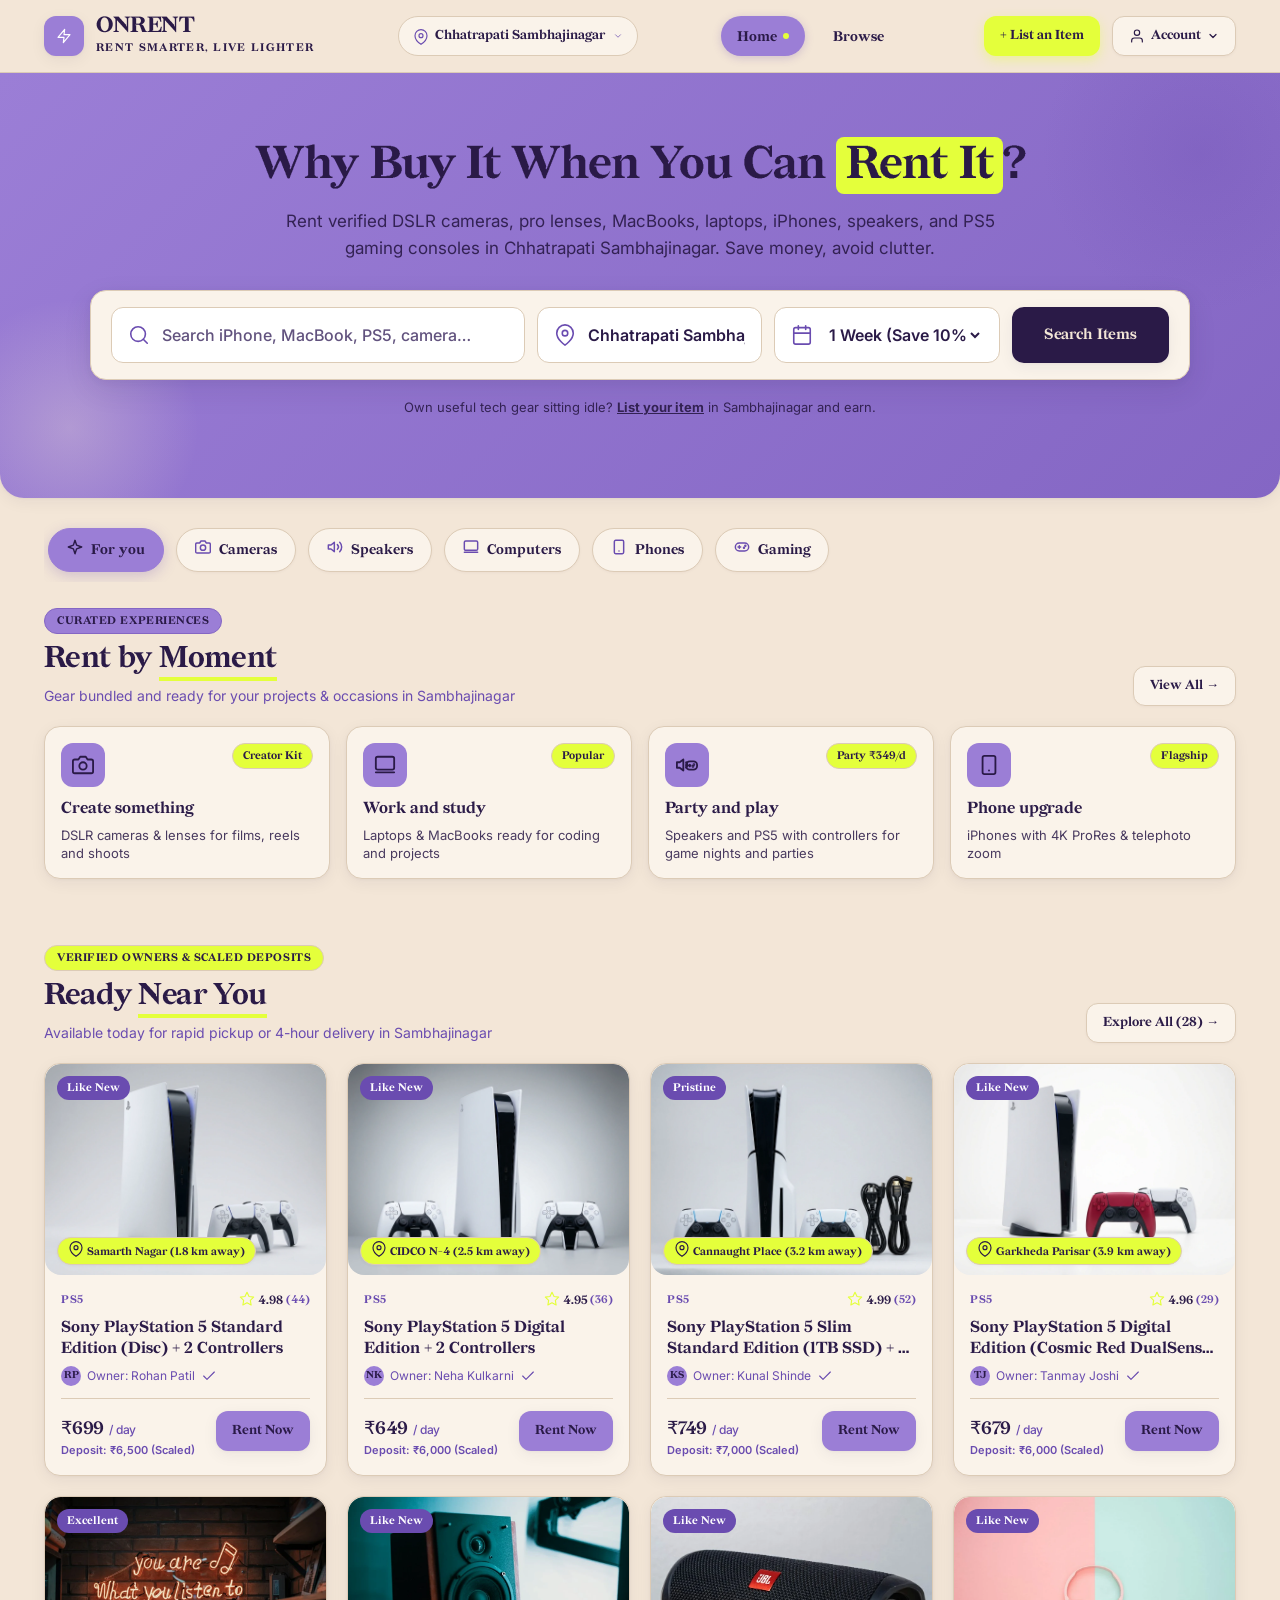
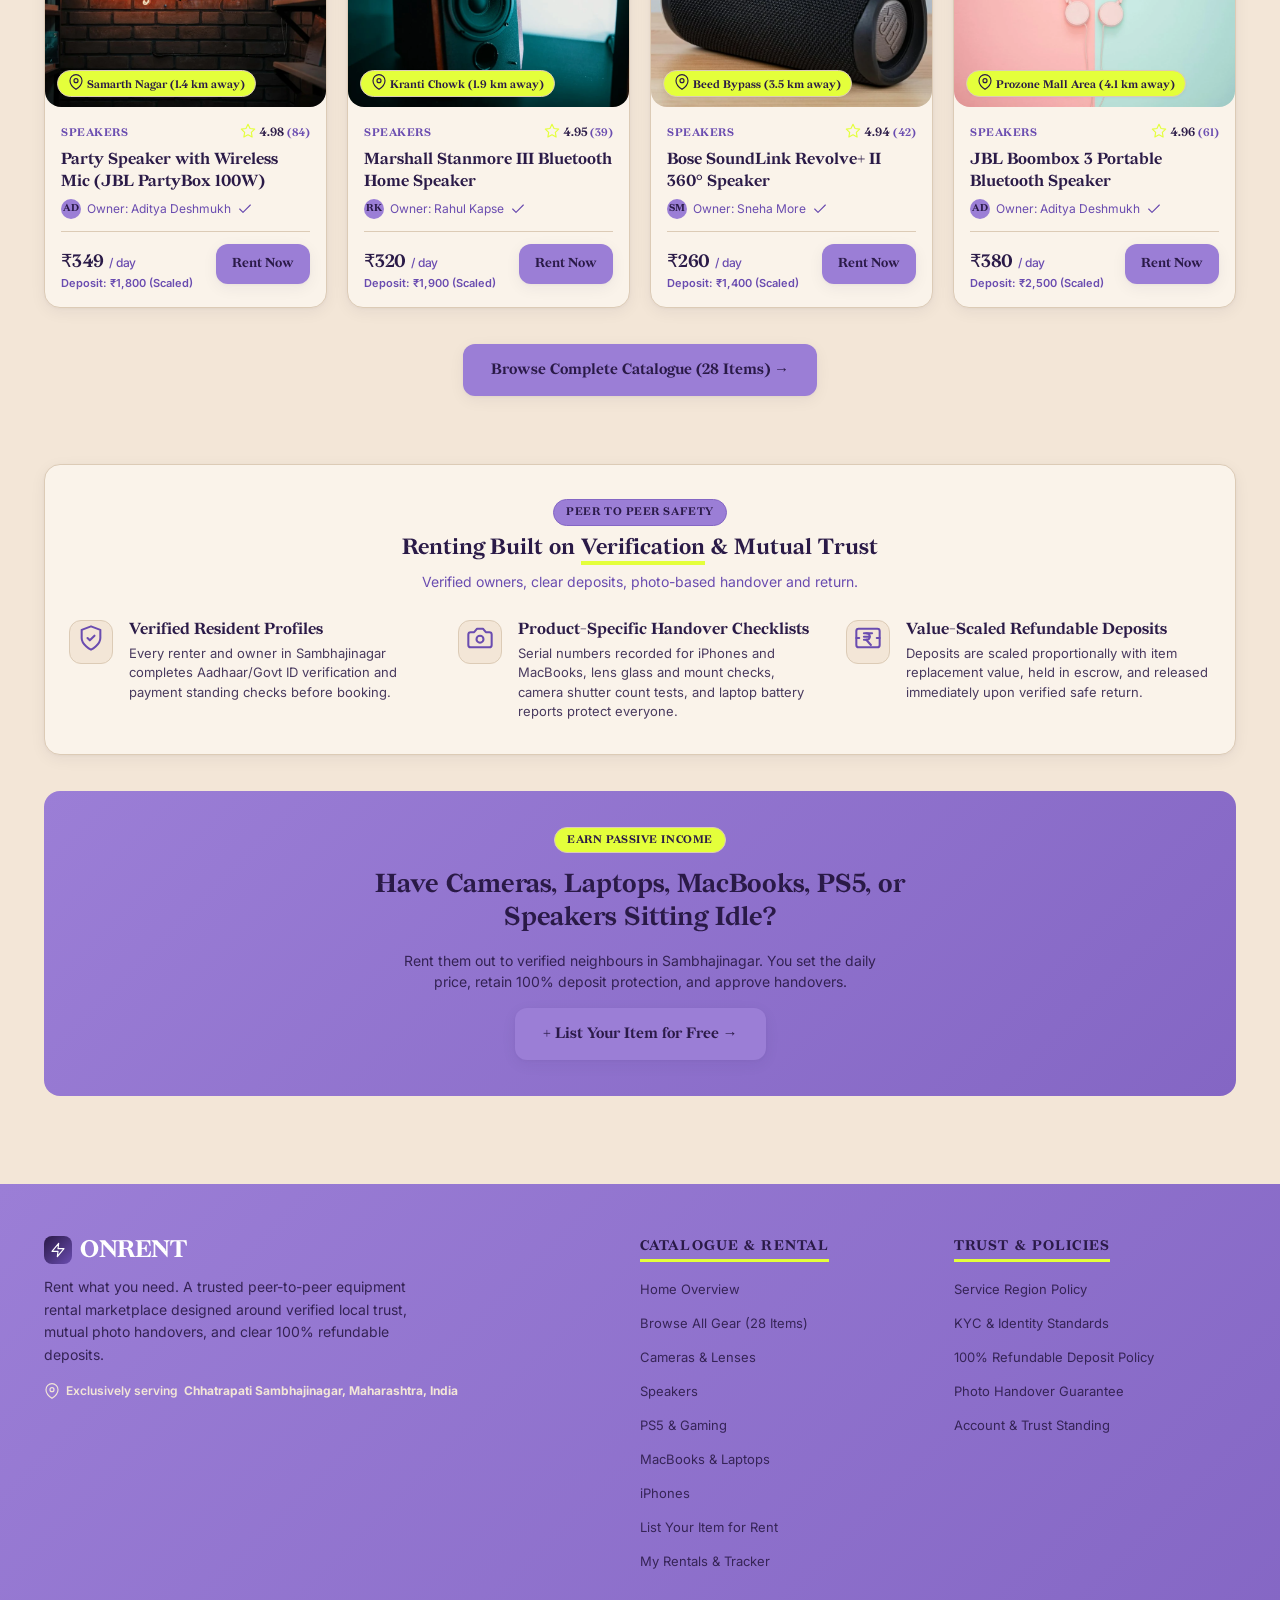
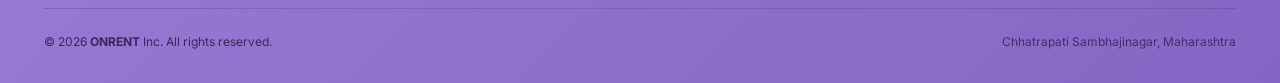
<file: index.html>
<!DOCTYPE html>
<html lang="en">

<head>
  <meta charset="UTF-8" />
  <meta name="viewport" content="width=device-width, initial-scale=1.0" />
  <title>ONRENT — Rent What You Need in Chhatrapati Sambhajinagar</title>
  <meta name="description"
    content="ONRENT is the trusted local tech and creator gear rental marketplace in Chhatrapati Sambhajinagar. Rent DSLR cameras, DSLR lenses, MacBooks, laptops, iPhones, speakers, and PS5 gaming consoles with verified photo handovers." />
  <meta name="keywords"
    content="ONRENT, rental marketplace, Sambhajinagar, rent DSLR camera, rent DSLR lens, rent MacBook, rent laptop, rent iPhone, rent speaker, rent PS5" />

  <!-- Favicon SVG -->
  <link rel="icon"
    href="data:image/svg+xml,<svg xmlns='http://www.w3.org/2000/svg' viewBox='0 0 100 100'><rect width='100' height='100' rx='28' fill='%23360568'/><polygon points='54,12 24,52 48,52 44,88 78,44 52,44 56,12' fill='%23ddf75b'/></svg>"
    type="image/svg+xml" />

  <!-- Google Fonts: Inter -->
  <link rel="preconnect" href="https://fonts.googleapis.com">
  <link rel="preconnect" href="https://fonts.gstatic.com" crossorigin>
  <link href="https://fonts.googleapis.com/css2?family=Inter:wght@400;500;600;700;800;900&display=swap"
    rel="stylesheet">

  <!-- Core Design System Stylesheet -->
  <link rel="stylesheet" href="styles.css" />
</head>

<body>

  <!-- ======================================================================
       SVG SPRITE DEFINITIONS (Shared site-wide 24px icon system)
       ====================================================================== -->
  <svg xmlns="http://www.w3.org/2000/svg" style="display: none;" aria-hidden="true">
    <symbol id="icon-search" viewBox="0 0 24 24" fill="none" stroke="currentColor" stroke-width="1.75" stroke-linecap="round" stroke-linejoin="round">
      <circle cx="11" cy="11" r="8"></circle>
      <line x1="21" y1="21" x2="16.65" y2="16.65"></line>
    </symbol>
    <symbol id="icon-map-pin" viewBox="0 0 24 24" fill="none" stroke="currentColor" stroke-width="1.75" stroke-linecap="round" stroke-linejoin="round">
      <path d="M21 10c0 7-9 13-9 13s-9-6-9-13a9 9 0 0 1 18 0z"></path>
      <circle cx="12" cy="10" r="3"></circle>
    </symbol>
    <symbol id="icon-calendar" viewBox="0 0 24 24" fill="none" stroke="currentColor" stroke-width="1.75" stroke-linecap="round" stroke-linejoin="round">
      <rect x="3" y="4" width="18" height="18" rx="2" ry="2"></rect>
      <line x1="16" y1="2" x2="16" y2="6"></line>
      <line x1="8" y1="2" x2="8" y2="6"></line>
      <line x1="3" y1="10" x2="21" y2="10"></line>
    </symbol>
    <symbol id="icon-camera" viewBox="0 0 24 24" fill="none" stroke="currentColor" stroke-width="1.75" stroke-linecap="round" stroke-linejoin="round">
      <path d="M23 19a2 2 0 0 1-2 2H3a2 2 0 0 1-2-2V8a2 2 0 0 1 2-2h4l2-3h6l2 3h4a2 2 0 0 1 2 2z"></path>
      <circle cx="12" cy="13" r="4"></circle>
    </symbol>
    <symbol id="icon-lens" viewBox="0 0 24 24" fill="none" stroke="currentColor" stroke-width="1.75" stroke-linecap="round" stroke-linejoin="round">
      <circle cx="12" cy="12" r="9"></circle>
      <circle cx="12" cy="12" r="5"></circle>
      <circle cx="12" cy="12" r="2"></circle>
    </symbol>
    <symbol id="icon-speaker" viewBox="0 0 24 24" fill="none" stroke="currentColor" stroke-width="1.75" stroke-linecap="round" stroke-linejoin="round">
      <rect x="4" y="2" width="16" height="20" rx="2"></rect>
      <circle cx="12" cy="14" r="4"></circle>
      <circle cx="12" cy="6" r="1.5"></circle>
    </symbol>
    <symbol id="icon-laptop" viewBox="0 0 24 24" fill="none" stroke="currentColor" stroke-width="1.75" stroke-linecap="round" stroke-linejoin="round">
      <rect x="4" y="5" width="16" height="11" rx="1"></rect>
      <line x1="2" y1="20" x2="22" y2="20"></line>
    </symbol>
    <symbol id="icon-smartphone" viewBox="0 0 24 24" fill="none" stroke="currentColor" stroke-width="1.75" stroke-linecap="round" stroke-linejoin="round">
      <rect x="6" y="2" width="12" height="20" rx="2"></rect>
      <line x1="11" y1="18" x2="13" y2="18"></line>
    </symbol>
    <symbol id="icon-gamepad" viewBox="0 0 24 24" fill="none" stroke="currentColor" stroke-width="1.75" stroke-linecap="round" stroke-linejoin="round">
      <rect x="2" y="6" width="20" height="12" rx="6"></rect>
      <line x1="6" y1="12" x2="10" y2="12"></line>
      <line x1="8" y1="10" x2="8" y2="14"></line>
      <circle cx="15" cy="13" r="0.8" fill="currentColor"></circle>
      <circle cx="18" cy="11" r="0.8" fill="currentColor"></circle>
    </symbol>
    <symbol id="icon-sparkles" viewBox="0 0 24 24" fill="none" stroke="currentColor" stroke-width="1.75" stroke-linecap="round" stroke-linejoin="round">
      <path d="M12 2l2.4 5.6L20 10l-5.6 2.4L12 18l-2.4-5.6L4 10l5.6-2.4z"></path>
      <path d="M19 17l1 2 2 1-2 1-1 2-1-2-2-1 2-1z"></path>
    </symbol>
    <symbol id="icon-shield-check" viewBox="0 0 24 24" fill="none" stroke="currentColor" stroke-width="1.75" stroke-linecap="round" stroke-linejoin="round">
      <path d="M12 22s8-4 8-10V5l-8-3-8 3v7c0 6 8 10 8 10z"></path>
      <polyline points="9 12 11 14 15 10"></polyline>
    </symbol>
    <symbol id="icon-banknote-rupee" viewBox="0 0 24 24" fill="none" stroke="currentColor" stroke-width="1.75" stroke-linecap="round" stroke-linejoin="round">
      <rect x="2" y="5" width="20" height="14" rx="2"></rect>
      <line x1="2" y1="10" x2="22" y2="10"></line>
      <path d="M9 13h3.5a1.5 1.5 0 0 0 0-3H9m0 0h5m-2.5 3L9 16.5"></path>
    </symbol>
    <symbol id="icon-user" viewBox="0 0 24 24" fill="none" stroke="currentColor" stroke-width="1.75" stroke-linecap="round" stroke-linejoin="round">
      <path d="M20 21v-2a4 4 0 0 0-4-4H8a4 4 0 0 0-4 4v2"></path>
      <circle cx="12" cy="7" r="4"></circle>
    </symbol>
    <symbol id="icon-bolt" viewBox="0 0 24 24" fill="none" stroke="currentColor" stroke-width="1.75" stroke-linecap="round" stroke-linejoin="round">
      <polygon points="13 2 3 14 12 14 11 22 21 10 12 10 13 2"></polygon>
    </symbol>
    <symbol id="icon-clock" viewBox="0 0 24 24" fill="none" stroke="currentColor" stroke-width="1.75" stroke-linecap="round" stroke-linejoin="round">
      <circle cx="12" cy="12" r="10"></circle>
      <polyline points="12 6 12 12 16 14"></polyline>
    </symbol>
    <symbol id="icon-truck" viewBox="0 0 24 24" fill="none" stroke="currentColor" stroke-width="1.75" stroke-linecap="round" stroke-linejoin="round">
      <rect x="1" y="3" width="15" height="13"></rect>
      <polygon points="16 8 20 8 23 11 23 16 16 16 16 8"></polygon>
      <circle cx="5.5" cy="18.5" r="2.5"></circle>
      <circle cx="18.5" cy="18.5" r="2.5"></circle>
    </symbol>
    <symbol id="icon-check" viewBox="0 0 24 24" fill="none" stroke="currentColor" stroke-width="1.75" stroke-linecap="round" stroke-linejoin="round">
      <polyline points="20 6 9 17 4 12"></polyline>
    </symbol>
    <symbol id="icon-alert" viewBox="0 0 24 24" fill="none" stroke="currentColor" stroke-width="1.75" stroke-linecap="round" stroke-linejoin="round">
      <path d="M10.29 3.86L1.82 18a2 2 0 0 0 1.71 3h16.94a2 2 0 0 0 1.71-3L13.71 3.86a2 2 0 0 0-3.42 0z"></path>
      <line x1="12" y1="9" x2="12" y2="13"></line>
      <line x1="12" y1="17" x2="12.01" y2="17"></line>
    </symbol>
    <symbol id="icon-star" viewBox="0 0 24 24" fill="none" stroke="currentColor" stroke-width="1.75" stroke-linecap="round" stroke-linejoin="round">
      <polygon points="12 2 15.09 8.26 22 9.27 17 14.14 18.18 21.02 12 17.77 5.82 21.02 7 14.14 2 9.27 8.91 8.26 12 2"></polygon>
    </symbol>
    <symbol id="icon-info" viewBox="0 0 24 24" fill="none" stroke="currentColor" stroke-width="1.75" stroke-linecap="round" stroke-linejoin="round">
      <circle cx="12" cy="12" r="10"></circle>
      <line x1="12" y1="16" x2="12" y2="12"></line>
      <line x1="12" y1="8" x2="12.01" y2="8"></line>
    </symbol>
    <symbol id="icon-arrow-right" viewBox="0 0 24 24" fill="none" stroke="currentColor" stroke-width="1.75" stroke-linecap="round" stroke-linejoin="round">
      <line x1="5" y1="12" x2="19" y2="12"></line>
      <polyline points="12 5 19 12 12 19"></polyline>
    </symbol>
    <symbol id="icon-arrow-left" viewBox="0 0 24 24" fill="none" stroke="currentColor" stroke-width="1.75" stroke-linecap="round" stroke-linejoin="round">
      <line x1="19" y1="12" x2="5" y2="12"></line>
      <polyline points="12 19 5 12 12 5"></polyline>
    </symbol>
    <symbol id="icon-chevron-down" viewBox="0 0 24 24" fill="none" stroke="currentColor" stroke-width="1.75" stroke-linecap="round" stroke-linejoin="round">
      <polyline points="6 9 12 15 18 9"></polyline>
    </symbol>
    <symbol id="icon-chevron-up" viewBox="0 0 24 24" fill="none" stroke="currentColor" stroke-width="1.75" stroke-linecap="round" stroke-linejoin="round">
      <polyline points="18 15 12 9 6 15"></polyline>
    </symbol>
    <symbol id="icon-close" viewBox="0 0 24 24" fill="none" stroke="currentColor" stroke-width="1.75" stroke-linecap="round" stroke-linejoin="round">
      <line x1="18" y1="6" x2="6" y2="18"></line>
      <line x1="6" y1="6" x2="18" y2="18"></line>
    </symbol>
    <symbol id="icon-upload" viewBox="0 0 24 24" fill="none" stroke="currentColor" stroke-width="1.75" stroke-linecap="round" stroke-linejoin="round">
      <path d="M21 15v4a2 2 0 0 1-2 2H5a2 2 0 0 1-2-2v-4"></path>
      <polyline points="17 8 12 3 7 8"></polyline>
      <line x1="12" y1="3" x2="12" y2="15"></line>
    </symbol>
    <symbol id="icon-wrench" viewBox="0 0 24 24" fill="none" stroke="currentColor" stroke-width="1.75" stroke-linecap="round" stroke-linejoin="round">
      <path d="M14.7 6.3a1 1 0 0 0 0 1.4l1.6 1.6a1 1 0 0 0 1.4 0l3.77-3.77a6 6 0 0 1-7.94 7.94l-6.91 6.91a2.12 2.12 0 0 1-3-3l6.91-6.91a6 6 0 0 1 7.94-7.94l-3.76 3.76z"></path>
    </symbol>
    <symbol id="icon-box" viewBox="0 0 24 24" fill="none" stroke="currentColor" stroke-width="1.75" stroke-linecap="round" stroke-linejoin="round">
      <path d="M21 16V8a2 2 0 0 0-1-1.73l-7-4a2 2 0 0 0-2 0l-7 4A2 2 0 0 0 3 8v8a2 2 0 0 0 1 1.73l7 4a2 2 0 0 0 2 0l7-4A2 2 0 0 0 21 16z"></path>
      <polyline points="3.27 6.96 12 12.01 20.73 6.96"></polyline>
      <line x1="12" y1="22.08" x2="12" y2="12"></line>
    </symbol>
    <symbol id="icon-bell" viewBox="0 0 24 24" fill="none" stroke="currentColor" stroke-width="1.75" stroke-linecap="round" stroke-linejoin="round">
      <path d="M18 8A6 6 0 0 0 6 8c0 7-3 9-3 9h18s-3-2-3-9"></path>
      <path d="M13.73 21a2 2 0 0 1-3.46 0"></path>
    </symbol>
    <symbol id="icon-lock" viewBox="0 0 24 24" fill="none" stroke="currentColor" stroke-width="1.75" stroke-linecap="round" stroke-linejoin="round">
      <rect x="3" y="11" width="18" height="11" rx="2" ry="2"></rect>
      <path d="M7 11V7a5 5 0 0 1 10 0v4"></path>
    </symbol>
    <symbol id="icon-refresh" viewBox="0 0 24 24" fill="none" stroke="currentColor" stroke-width="1.75" stroke-linecap="round" stroke-linejoin="round">
      <polyline points="23 4 23 10 17 10"></polyline>
      <polyline points="1 20 1 14 7 14"></polyline>
      <path d="M3.51 9a9 9 0 0 1 14.85-3.36L23 10M1 14l4.64 4.36A9 9 0 0 0 20.49 15"></path>
    </symbol>
    <symbol id="icon-receipt" viewBox="0 0 24 24" fill="none" stroke="currentColor" stroke-width="1.75" stroke-linecap="round" stroke-linejoin="round">
      <path d="M4 2v20l2-1 2 1 2-1 2 1 2-1 2 1 2-1 2 1V2l-2 1-2-1-2 1-2-1-2 1-2-1-2 1-2-1z"></path>
      <line x1="8" y1="8" x2="16" y2="8"></line>
      <line x1="8" y1="12" x2="16" y2="12"></line>
      <line x1="8" y1="16" x2="12" y2="16"></line>
    </symbol>
    <symbol id="icon-briefcase" viewBox="0 0 24 24" fill="none" stroke="currentColor" stroke-width="1.75" stroke-linecap="round" stroke-linejoin="round">
      <rect x="2" y="7" width="20" height="14" rx="2" ry="2"></rect>
      <path d="M16 21V5a2 2 0 0 0-2-2h-4a2 2 0 0 0-2 2v16"></path>
    </symbol>
    <symbol id="icon-clipboard" viewBox="0 0 24 24" fill="none" stroke="currentColor" stroke-width="1.75" stroke-linecap="round" stroke-linejoin="round">
      <path d="M16 4h2a2 2 0 0 1 2 2v14a2 2 0 0 1-2 2H6a2 2 0 0 1-2-2V6a2 2 0 0 1 2-2h2"></path>
      <rect x="8" y="2" width="8" height="4" rx="1" ry="1"></rect>
      <polyline points="9 14 11 16 15 11"></polyline>
    </symbol>
    <symbol id="icon-message" viewBox="0 0 24 24" fill="none" stroke="currentColor" stroke-width="1.75" stroke-linecap="round" stroke-linejoin="round">
      <path d="M21 15a2 2 0 0 1-2 2H7l-4 4V5a2 2 0 0 1 2-2h14a2 2 0 0 1 2 2z"></path>
    </symbol>
    <symbol id="icon-party" viewBox="0 0 24 24" fill="none" stroke="currentColor" stroke-width="1.75" stroke-linecap="round" stroke-linejoin="round">
      <polygon points="2 22 8 8 16 16 2 22"></polygon>
      <line x1="17.5" y1="6.5" x2="17.51" y2="6.5"></line>
      <line x1="20" y1="11" x2="22" y2="12"></line>
      <line x1="13" y1="2" x2="14" y2="4"></line>
      <line x1="9" y1="4" x2="10" y2="6"></line>
      <line x1="19" y1="3" x2="21" y2="4"></line>
    </symbol>
    <symbol id="icon-robot" viewBox="0 0 24 24" fill="none" stroke="currentColor" stroke-width="1.75" stroke-linecap="round" stroke-linejoin="round">
      <rect x="3" y="11" width="18" height="10" rx="2"></rect>
      <circle cx="12" cy="5" r="2"></circle>
      <path d="M12 7v4"></path>
      <line x1="8" y1="16" x2="8.01" y2="16"></line>
      <line x1="16" y1="16" x2="16.01" y2="16"></line>
    </symbol>
    <symbol id="icon-home" viewBox="0 0 24 24" fill="none" stroke="currentColor" stroke-width="1.75" stroke-linecap="round" stroke-linejoin="round">
      <path d="M3 9l9-7 9 7v11a2 2 0 0 1-2 2H5a2 2 0 0 1-2-2z"></path>
      <polyline points="9 22 9 12 15 12 15 22"></polyline>
    </symbol>
    <symbol id="icon-hourglass" viewBox="0 0 24 24" fill="none" stroke="currentColor" stroke-width="1.75" stroke-linecap="round" stroke-linejoin="round">
      <path d="M5 22h14"></path>
      <path d="M5 2h14"></path>
      <path d="M17 22v-4.172a2 2 0 0 0-.586-1.414L12 12l-4.414 4.414A2 2 0 0 0 7 17.828V22"></path>
      <path d="M7 2v4.172a2 2 0 0 0 .586 1.414L12 12l4.414-4.414A2 2 0 0 0 17 6.172V2"></path>
    </symbol>
  </svg>

  <!-- ======================================================================
       HEADER & NAVIGATION (Sticky Top Header with City Selector)
       ====================================================================== -->
  <header class="site-header" id="siteHeader">
    <!-- Populated dynamically by NavigationComponent -->
  </header>

  <!-- ======================================================================
       MAIN DYNAMIC VIEW CONTAINER
       All screens (Home, Browse, Product, Checkout, Tracker, Handover, Return,
       Rentals, List Item, Profile) render smoothly inside this container.
       ====================================================================== -->
  <main id="viewContainer" class="app-viewport">
    <!-- Screen components mount here -->
  </main>

  <!-- ======================================================================
       FOOTER
       ====================================================================== -->
  <footer class="site-footer">
    <div class="container">
      <div class="footer-top-grid">

        <!-- Brand Summary -->
        <div class="footer-brand">
          <div style="display: flex; align-items: center; gap: 8px; margin-bottom: 8px;">
            <span
              style="background: linear-gradient(135deg, var(--brand-900) 0%, var(--brand-700) 100%); color: var(--white); width: 28px; height: 28px; border-radius: 8px; display: inline-flex; align-items: center; justify-content: center; font-size: 15px; font-weight: 700; font-family: var(--font-display);"><svg class="icon icon-16" style="color: var(--white);" aria-hidden="true"><use href="#icon-bolt"></use></svg></span>
            <span style="font-family: var(--font-display); font-size: 24px; font-weight: 700; letter-spacing: -0.02em; color: var(--white);">ONRENT</span>
          </div>
          <p>
            Rent what you need. A trusted peer-to-peer equipment rental marketplace designed around verified local
            trust, mutual photo handovers, and clear 100% refundable deposits.
          </p>
          <div style="font-size: 12px; color: var(--brand-100); font-weight: 600; display: flex; align-items: center; gap: 6px;">
            <svg class="icon icon-16" style="color: var(--brand-100);" aria-hidden="true"><use href="#icon-map-pin"></use></svg> Exclusively serving <strong>Chhatrapati Sambhajinagar, Maharashtra, India</strong>
          </div>
        </div>

        <!-- Quick Navigation Links -->
        <div class="footer-col">
          <h5>Catalogue & Rental</h5>
          <ul class="footer-links-list">
            <li><button onclick="window.AppState.navigateTo('home')">Home Overview</button></li>
            <li><button onclick="window.AppState.navigateTo('browse')">Browse All Gear (28 Items)</button></li>
            <li><button onclick="window.AppState.navigateTo('browse', { category: 'cameras' })">Cameras &
                Lenses</button></li>
            <li><button onclick="window.AppState.navigateTo('browse', { category: 'speakers' })">Speakers</button></li>
            <li><button onclick="window.AppState.navigateTo('browse', { category: 'gaming' })">PS5 & Gaming</button>
            </li>
            <li><button onclick="window.AppState.navigateTo('browse', { category: 'computers' })">MacBooks &
                Laptops</button></li>

            <li><button onclick="window.AppState.navigateTo('browse', { category: 'phones' })">iPhones</button></li>
            <li><button onclick="window.AppState.navigateTo('list-item')">List Your Item for Rent</button></li>
            <li><button onclick="window.AppState.navigateTo('rentals')">My Rentals & Tracker</button></li>
          </ul>
        </div>

        <!-- Safety & Policy -->
        <div class="footer-col">
          <h5>Trust & Policies</h5>
          <ul class="footer-links-list">
            <li><button onclick="NavigationComponent.openLocationModal()">Service Region Policy</button></li>
            <li><button
                onclick="NavigationComponent.showToast('All renters and owners undergo Aadhaar / Govt ID verification before booking.')">KYC
                & Identity Standards</button></li>
            <li><button
                onclick="NavigationComponent.showToast('Security deposits are held in escrow and released immediately upon verified safe return.')">100%
                Refundable Deposit Policy</button></li>
            <li><button
                onclick="NavigationComponent.showToast('Mutual photo handovers preserve timestamped baseline condition records.')">Photo
                Handover Guarantee</button></li>
            <li><button onclick="window.AppState.navigateTo('profile')">Account & Trust Standing</button></li>
          </ul>
        </div>

      </div>

      <!-- Footer Bottom Copyright & Location -->
      <div class="footer-bottom-row">
        <div>
          © 2026 <strong>ONRENT</strong> Inc. All rights reserved.
        </div>
        <div style="color: var(--ink); opacity: 0.85;">
          Chhatrapati Sambhajinagar, Maharashtra
        </div>
      </div>
    </div>
  </footer>

  <!-- Toast Notification Container -->
  <div id="toastShelf" class="toast-shelf" aria-live="polite"></div>

  <!-- Location Switcher Modal Placeholder -->
  <div id="locationModalContainer"></div>

  <!-- Core Data, State & Components Scripts -->
  <script src="config.js"></script>
  <script src="seed-data.js"></script>
  <script src="app-state.js"></script>
  <script src="components/navigation.js"></script>
  <script src="components/product-image.js"></script>
  <script src="components/home-view.js"></script>
  <script src="components/browse-view.js"></script>
  <script src="components/product-view.js"></script>
  <script src="components/checkout-view.js"></script>
  <script src="components/tracker-view.js"></script>
  <script src="components/handover-return.js"></script>
  <script src="components/rentals-view.js"></script>
  <script src="components/list-item-view.js"></script>
  <script src="components/profile-view.js"></script>

  <!-- Application Router & Lifecycle Dispatcher -->
  <script>
    // Main View Router
    function renderCurrentScreen() {
      const screen = window.AppState.currentScreen;

      switch (screen) {
        case 'home':
          window.HomeViewComponent.render();
          break;
        case 'browse':
          window.BrowseViewComponent.render();
          break;
        case 'product':
          window.ProductViewComponent.render();
          break;
        case 'checkout':
          window.CheckoutViewComponent.render();
          break;
        case 'tracker':
          window.TrackerViewComponent.render();
          break;
        case 'handover':
          window.HandoverReturnComponent.renderHandover();
          break;
        case 'return':
          window.HandoverReturnComponent.renderReturn();
          break;
        case 'rentals':
          window.RentalsViewComponent.render();
          break;
        case 'list-item':
          window.ListItemViewComponent.render();
          break;
        case 'profile':
          window.ProfileViewComponent.render();
          break;
        default:
          window.HomeViewComponent.render();
          break;
      }
    }

    function displayFatal(err) {
      const el = document.createElement('div');
      el.id = 'INITIALIZATION_FATAL';
      el.style = 'color:red;background:white;padding:30px;font-size:18px;font-family:monospace;white-space:pre-wrap;z-index:999999;position:relative;';
      el.innerText = 'INITIALIZATION ERROR:\n' + err.message + '\n' + err.stack;
      document.body ? document.body.insertBefore(el, document.body.firstChild) : alert(err.message);
      console.error('Fatal initialization error:', err);
    }

    // App Initialization
    document.addEventListener('DOMContentLoaded', () => {
      try {
        // Initialize Header & Mobile Bar
        window.NavigationComponent.init();

        // Listen to navigation events from AppState
        window.AppState.subscribe((event) => {
          if (event === 'navigate' || event === 'statechange' || event === 'booking_created' || event === 'listing_added' || event === 'handover_saved' || event === 'return_saved') {
            try {
              renderCurrentScreen();
            } catch (err) {
              displayFatal(err);
            }
          }
        });

        // Initial Mount
        renderCurrentScreen();

        // Click anywhere inside form-field-unit to focus input
        document.addEventListener('click', (e) => {
          const unit = e.target.closest('.form-field-unit');
          if (unit && !['INPUT', 'SELECT', 'TEXTAREA', 'BUTTON', 'LABEL', 'A'].includes(e.target.tagName)) {
            const field = unit.querySelector('input:not([type="hidden"]):not([style*="display: none"]), select, textarea');
            if (field) field.focus();
          }
        });
      } catch (err) {
        displayFatal(err);
      }
    });
  </script>

</body>

</html>
</file>
<file: styles.css>
/* ==========================================================================
   ONRENT — DESIGN SYSTEM & STYLESHEET
   Brand: ONRENT
   Colours:
     - Porcelain Beige (--beige)
     - Heather Purple (--purple)
     - Electric Lemon (--lemon)
     - Ink (--ink)
     - Purple-700 (--purple-700)
   Typography:
     - Display: Redaction 10 (Regular 400, Bold 700, Italic 400), Georgia, "Times New Roman", serif
     - Body: Inter, -apple-system, BlinkMacSystemFont, "Segoe UI", Roboto, Helvetica, Arial, sans-serif
   Geometry:
     - 16px card radius, 12px button/input radius, full pills for chips/badges
     - 1px solid var(--beige-line) for card borders, 1 uniform shadow style
   ========================================================================== */

/* --------------------------------------------------------------------------
   FONT-FACE DEFINITIONS: REDACTION 10
   Local font files loaded via relative paths; no internet dependencies.
   -------------------------------------------------------------------------- */
@font-face {
  font-family: 'Redaction 10';
  src: url('./fonts/Redaction10-Regular.ttf') format('truetype');
  font-weight: 400;
  font-style: normal;
  font-display: swap;
}

@font-face {
  font-family: 'Redaction 10';
  src: url('./fonts/Redaction10-Bold.ttf') format('truetype');
  font-weight: 700;
  font-style: normal;
  font-display: swap;
}

@font-face {
  font-family: 'Redaction 10';
  src: url('./fonts/Redaction10-Italic.ttf') format('truetype');
  font-weight: 400;
  font-style: italic;
  font-display: swap;
}

/* --------------------------------------------------------------------------
   DESIGN SYSTEM ROOT VARIABLES
   -------------------------------------------------------------------------- */
:root {
  /* Prevent browser synthetic bolding / slant */
  font-synthesis: none;
  -webkit-font-synthesis: none;

  /* 1. The 3 Core Brand Colours */
  --beige: #F3E6D7;        /* major colour (~55%): page bg, card/section backgrounds, header, panels */
  --purple: #9B7ED6;       /* major colour (~40%): hero bg, footer bg, primary buttons, active nav, selected states */
  --lemon: #E4FF3B;        /* highlight colour (<5%): badges, tags, marker highlight, ratings, lemon dot/underlines */

  /* 2. Derived Helper Shades */
  --ink: #2A1A47;          /* very dark purple, for all text and for text on purple or lemon */
  --purple-700: #6A4CB0;   /* darker purple, for icons, links, small purple text and active borders on beige */
  --purple-hover: #8466C4; /* button hover */
  --beige-light: #FAF3EA;  /* card background */
  --beige-line: #DCCBB6;   /* borders and dividers */
  --white: #FFFFFF;        /* allowed for input fields only */

  /* Accessible Placeholder & Focus Ring */
  --placeholder: #61527E;  /* contrast 6.99:1 on white, WCAG AA pass */
  --focus-ring: 0 0 0 2px var(--purple-700), 0 0 0 5px var(--lemon);

  /* Component & Backward-Compatibility Mappings */
  --brand-900: var(--ink);
  --brand-700: var(--purple-700);
  --brand-400: var(--beige-line);
  --brand-100: var(--beige);
  --brand-50:  var(--beige-light);
  --brand-25:  var(--beige);
  --brand-card-border: var(--beige-line);
  --brand-700-hover: var(--purple-hover);

  --paper: var(--beige);
  --line: var(--beige-line);
  --muted: var(--purple-700);

  --violet: var(--purple-700);
  --violet-hover: var(--purple-hover);
  --violet-dark: var(--ink);
  --violet-darker: var(--ink);
  --violet-light: var(--beige-light);
  --violet-tint: var(--beige-line);

  --lime: var(--lemon);
  --lime-hover: var(--lemon);

  --success: var(--purple-700);
  --success-light: var(--beige-light);
  --warning: var(--purple-700);
  --warning-light: var(--beige-light);
  --danger: var(--purple-700);
  --danger-light: var(--beige-light);

  /* Typography Families */
  --font-display: 'Redaction 10', Georgia, 'Times New Roman', serif;
  --font-body: 'Inter', -apple-system, BlinkMacSystemFont, 'Segoe UI', Roboto, Helvetica, Arial, sans-serif;
  --font-sans: var(--font-body);

  /* Uniform 8px Spacing Scale */
  --space-1: 8px;
  --space-2: 16px;
  --space-3: 24px;
  --space-4: 32px;
  --space-5: 40px;
  --space-6: 48px;

  /* Unified Corner Radii System */
  --radius-xs: 8px;
  --radius-sm: 12px;     /* inputs and buttons */
  --radius-md: 16px;     /* cards */
  --radius-card: 16px;   /* cards */
  --radius-lg: 16px;     /* cards */
  --radius-xl: 16px;     /* cards */
  --radius-full: 9999px; /* chips, badges, pills */

  /* Unified Shadow System */
  --shadow-xs: 0 1px 3px rgba(42, 26, 71, 0.04);
  --shadow-sm: 0 4px 16px rgba(42, 26, 71, 0.06), 0 1px 3px rgba(42, 26, 71, 0.04);
  --shadow-md: 0 4px 16px rgba(42, 26, 71, 0.06), 0 1px 3px rgba(42, 26, 71, 0.04);
  --shadow-lg: 0 10px 28px rgba(42, 26, 71, 0.1), 0 2px 8px rgba(42, 26, 71, 0.04);
  --shadow-violet: 0 4px 14px rgba(106, 76, 176, 0.25);
  --shadow-lime: 0 4px 12px rgba(228, 255, 59, 0.35);

  /* Transitions */
  --ease-spring: cubic-bezier(0.175, 0.885, 0.32, 1.275);
  --transition-fast: 0.15s ease;
  --transition-normal: 0.25s ease;
}

/* ==========================================================================
   RESET & BASE STYLES
   ========================================================================== */
*, *::before, *::after {
  box-sizing: border-box;
  margin: 0;
  padding: 0;
  font-synthesis: none;
}

html {
  font-size: 16px;
  scroll-behavior: smooth;
  -webkit-text-size-adjust: 100%;
}

body {
  font-family: var(--font-body);
  background-color: var(--paper);
  color: var(--brand-900);
  line-height: 1.5;
  -webkit-font-smoothing: antialiased;
  -moz-osx-font-smoothing: grayscale;
  min-height: 100vh;
  display: flex;
  flex-direction: column;
  overflow-x: hidden;
  padding-bottom: 76px;
}

@media (min-width: 992px) {
  body {
    padding-bottom: 0;
  }
}

img {
  max-width: 100%;
  height: auto;
  display: block;
}

button, input, select, textarea {
  font: inherit;
  color: inherit;
  font-family: var(--font-body);
}

button {
  cursor: pointer;
  border: none;
  background: none;
  outline: none;
  transition: transform var(--transition-fast), background-color var(--transition-fast), box-shadow var(--transition-fast), opacity var(--transition-fast);
}

button:active {
  transform: scale(0.98);
}

a {
  color: inherit;
  text-decoration: none;
}

/* Accessible Focus States */
button:focus-visible, input:focus-visible, select:focus-visible, textarea:focus-visible, a:focus-visible, [tabindex]:focus-visible {
  outline: 2px solid var(--brand-700);
  outline-offset: 2px;
}

/* Visually Hidden Utility for Accessible Labels */
.visually-hidden {
  position: absolute;
  width: 1px;
  height: 1px;
  padding: 0;
  margin: -1px;
  overflow: hidden;
  clip: rect(0, 0, 0, 0);
  white-space: nowrap;
  border: 0;
}

/* Unified SVG Icon System */
.icon {
  display: inline-block;
  width: 20px;
  height: 20px;
  stroke-width: 1.75;
  stroke: currentColor;
  fill: none;
  stroke-linecap: round;
  stroke-linejoin: round;
  vertical-align: middle;
  flex-shrink: 0;
}
.icon-16 { width: 16px; height: 16px; }
.icon-20 { width: 20px; height: 20px; }
.icon-22 { width: 22px; height: 22px; }
.icon-24 { width: 24px; height: 24px; }
.icon-28 { width: 28px; height: 28px; }

/* Headings Typography */
h1, h2, h3, h4, h5, h6 {
  font-family: var(--font-display);
  font-weight: 700;
  color: var(--brand-900);
  line-height: 1.25;
}

p {
  font-family: var(--font-body);
  color: var(--brand-900);
}

/* Layout Containers */
.container {
  width: 100%;
  max-width: 1240px;
  margin-left: auto;
  margin-right: auto;
  padding-left: 16px;
  padding-right: 16px;
}

@media (min-width: 768px) {
  .container {
    padding-left: 24px;
    padding-right: 24px;
  }
}

.app-viewport {
  width: 100%;
  min-height: 100vh;
  display: flex;
  flex-direction: column;
}

/* ==========================================================================
   BUTTONS & CALL-TO-ACTION SYSTEM
   Corner Radius: 12px (--radius-sm)
   Typography: Redaction 10 Bold (--font-display, 700)
   Default Colour: Heather Purple (--purple) with Ink text (--ink)
   Exception: .header-actions .btn-lime stays lime
   ========================================================================== */
.btn {
  display: inline-flex;
  align-items: center;
  justify-content: center;
  gap: 8px;
  font-family: var(--font-display);
  font-weight: 700;
  font-size: 14px;
  padding: 10px 20px;
  border-radius: var(--radius-sm); /* 12px */
  text-align: center;
  white-space: nowrap;
  user-select: none;
  position: relative;
  overflow: hidden;
  box-sizing: border-box;
  transition: all var(--transition-normal);
}

.btn-sm {
  height: 40px;
  padding: 0 16px;
  font-size: 13px;
  border-radius: var(--radius-sm);
}

.btn-lg {
  height: 52px;
  padding: 0 28px;
  font-size: 15px;
  border-radius: var(--radius-sm);
}

/* Purple Primary Buttons */
.btn-violet,
.btn-primary {
  background-color: var(--purple);
  color: var(--ink);
  font-weight: 700;
  box-shadow: var(--shadow-sm);
}

.btn-violet:hover,
.btn-primary:hover {
  background-color: var(--purple-hover);
  color: var(--ink);
}

/* btn-lime by default adopts brand purple with --ink text */
.btn-lime {
  background-color: var(--purple);
  color: var(--ink);
  font-weight: 700;
  box-shadow: var(--shadow-sm);
}

.btn-lime:hover {
  background-color: var(--purple-hover);
  color: var(--ink);
}

/* THE ONE EXCEPTION: keep the lemon on the "+ List an Item" button in the header */
.header-actions .btn-lime {
  background-color: var(--lemon);
  color: var(--ink);
  font-weight: 700;
  box-shadow: 0 4px 12px rgba(228, 255, 59, 0.4);
}

.header-actions .btn-lime:hover {
  background-color: var(--lemon);
  opacity: 0.92;
  color: var(--ink);
}

/* Secondary Button */
.btn-secondary {
  background-color: var(--beige-light);
  color: var(--ink);
  border: 1px solid var(--beige-line);
  box-shadow: var(--shadow-xs);
}

.btn-secondary:hover {
  background-color: var(--purple);
  border-color: var(--purple);
  color: var(--ink);
}

/* Outline Button */
.btn-outline,
.btn-outline-violet {
  background-color: transparent;
  color: var(--ink);
  border: 1.5px solid var(--beige-line);
}

.btn-outline:hover,
.btn-outline-violet:hover {
  background-color: var(--purple);
  border-color: var(--purple);
  color: var(--ink);
}

.btn-full {
  width: 100%;
}

/* Pill Badges & Chips */
.pill-badge {
  display: inline-flex;
  align-items: center;
  gap: 4px;
  padding: 4px 12px;
  border-radius: var(--radius-full);
  font-family: var(--font-display);
  font-size: 11px;
  font-weight: 700;
  letter-spacing: 0.05em;
  text-transform: uppercase;
  white-space: nowrap;
  background-color: var(--beige-light);
  color: var(--ink);
  border: 1px solid var(--beige-line);
}

.pill-badge-violet {
  background-color: var(--purple);
  color: var(--ink);
  border: 1px solid var(--purple-hover);
}

.pill-badge-lime,
.pill-badge-orange,
.pill-badge-success {
  background-color: var(--lemon);
  color: var(--ink);
  border: 1px solid var(--beige-line);
  font-weight: 700;
}

.pill-badge-muted {
  background-color: var(--beige-light);
  color: var(--ink);
  border: 1px solid var(--beige-line);
}

/* Section Headings Key Word Underline */
.underline-lemon,
.section-title span.key-word,
.section-title strong.key-word {
  border-bottom: 4px solid var(--lemon);
  padding-bottom: 2px;
  display: inline-block;
}

/* ==========================================================================
   NAVIGATION: TOP DESKTOP HEADER & MOBILE BAR
   Aligned to single horizontal centerline with equal 40px control heights
   ========================================================================== */
.site-header {
  position: sticky;
  top: 0;
  z-index: 100;
  background-color: var(--beige);
  backdrop-filter: blur(14px);
  border-bottom: 1px solid var(--beige-line);
  transition: box-shadow var(--transition-fast);
}

.site-header.scrolled {
  box-shadow: var(--shadow-sm);
}

.header-container {
  display: flex;
  align-items: center;
  justify-content: space-between;
  gap: 16px;
}

@media (min-width: 992px) {
  .header-container {
    height: 72px;
    flex-wrap: nowrap;
  }
}

@media (max-width: 991px) {
  .header-container {
    height: auto;
    min-height: 72px;
    padding-top: 10px;
    padding-bottom: 10px;
    flex-wrap: wrap;
    gap: 8px 12px;
  }
}

.brand-block {
  display: flex;
  align-items: center;
  gap: 12px;
  cursor: pointer;
  text-decoration: none;
  flex-shrink: 0;
}

.brand-symbol {
  width: 40px;
  height: 40px;
  border-radius: var(--radius-sm); /* 12px */
  background: var(--purple);
  display: flex;
  align-items: center;
  justify-content: center;
  color: var(--ink);
  font-family: var(--font-display);
  font-weight: 700;
  font-size: 18px;
  box-shadow: var(--shadow-sm);
}

.brand-symbol .icon {
  stroke: var(--ink);
}

.brand-text-wrap {
  display: flex;
  flex-direction: column;
}

.brand-name {
  font-family: var(--font-display);
  font-size: 22px;
  font-weight: 700;
  letter-spacing: -0.02em;
  color: var(--ink);
  line-height: 1;
}

.brand-eyebrow-text {
  font-family: var(--font-display);
  font-size: 11px;
  font-weight: 700;
  letter-spacing: 0.12em;
  color: var(--ink);
  margin-top: 3px;
  text-transform: uppercase;
  white-space: nowrap;
}

/* Location Selector Chip (Height: 40px) */
.location-selector-chip {
  display: inline-flex;
  align-items: center;
  gap: 6px;
  height: 40px;
  background-color: var(--beige-light);
  border: 1px solid var(--beige-line);
  padding: 0 14px;
  border-radius: var(--radius-full);
  font-family: var(--font-display);
  font-size: 13px;
  font-weight: 700;
  color: var(--ink);
  white-space: nowrap;
  flex-shrink: 0;
  box-sizing: border-box;
  transition: all var(--transition-fast);
}

.location-selector-chip:hover {
  background-color: var(--purple);
  border-color: var(--purple);
  color: var(--ink);
  box-shadow: var(--shadow-xs);
}

#activeCityHeaderLabel {
  white-space: nowrap;
}

.location-dot {
  color: var(--purple-700);
  font-size: 14px;
}

/* Desktop Navigation Menu Links (Height: 40px) */
.desktop-nav {
  display: none;
}

@media (min-width: 992px) {
  .desktop-nav {
    display: flex;
    align-items: center;
    gap: 12px;
  }
}

.nav-item-btn {
  display: inline-flex;
  align-items: center;
  justify-content: center;
  height: 40px;
  padding: 0 16px;
  border-radius: var(--radius-full);
  font-family: var(--font-display);
  font-size: 14px;
  font-weight: 700;
  color: var(--ink);
  white-space: nowrap;
  box-sizing: border-box;
  transition: all var(--transition-fast);
}

.nav-item-btn:hover {
  color: var(--purple-700);
  background-color: var(--beige-light);
}

.nav-item-btn.active {
  color: var(--ink);
  background-color: var(--purple);
  box-shadow: 0 2px 8px rgba(106, 76, 176, 0.25);
}

.nav-item-btn.active::after {
  content: '';
  display: inline-block;
  width: 6px;
  height: 6px;
  border-radius: 50%;
  background-color: var(--lemon);
  margin-left: 6px;
  vertical-align: middle;
}

.header-actions {
  display: flex;
  align-items: center;
  gap: 12px;
  flex-shrink: 0;
}

/* Account Dropdown (Height: 40px) */
.account-dropdown-wrapper {
  position: relative;
  display: none;
}

@media (min-width: 992px) {
  .account-dropdown-wrapper {
    display: inline-block;
  }
}

.account-dropdown-btn {
  display: inline-flex;
  align-items: center;
  justify-content: center;
  gap: 6px;
  height: 40px;
  cursor: pointer;
  white-space: nowrap;
  font-family: var(--font-display);
  font-weight: 700;
  font-size: 13px;
  border-radius: var(--radius-sm); /* 12px */
  padding: 0 16px;
  background-color: var(--beige-light);
  border: 1px solid var(--beige-line);
  color: var(--ink);
  box-sizing: border-box;
  transition: all var(--transition-fast);
}

.account-dropdown-btn:hover {
  background-color: var(--purple);
  border-color: var(--purple);
  color: var(--ink);
}

.account-dropdown-btn.active {
  background-color: var(--purple);
  color: var(--ink);
  border-color: var(--purple);
}

.account-dropdown-btn .dropdown-chevron-icon {
  transition: transform var(--transition-fast);
  color: currentColor;
}

.account-dropdown-btn[aria-expanded="true"] .dropdown-chevron-icon {
  transform: rotate(180deg);
}

.account-dropdown-menu {
  position: absolute;
  top: calc(100% + 8px);
  right: 0;
  min-width: 190px;
  background: var(--beige-light);
  border: 1px solid var(--beige-line);
  border-radius: var(--radius-card); /* 16px */
  box-shadow: var(--shadow-lg);
  padding: 6px;
  display: none;
  flex-direction: column;
  gap: 2px;
  z-index: 1000;
  animation: accountDropdownFadeIn 0.15s ease-out;
}

.account-dropdown-menu.show {
  display: flex;
}

.account-menu-item {
  display: flex;
  align-items: center;
  gap: 10px;
  width: 100%;
  padding: 10px 14px;
  border-radius: 10px;
  background: transparent;
  border: none;
  font-family: var(--font-display);
  font-size: 14px;
  font-weight: 700;
  color: var(--ink);
  text-align: left;
  cursor: pointer;
  transition: all var(--transition-fast);
}

.account-menu-item:hover,
.account-menu-item:focus {
  background-color: var(--purple);
  color: var(--ink);
  outline: none;
}

.account-menu-item.active {
  color: var(--ink);
  background-color: var(--purple);
}

.account-menu-item .menu-item-icon {
  font-size: 16px;
  line-height: 1;
  display: inline-flex;
  align-items: center;
}

@keyframes accountDropdownFadeIn {
  from {
    opacity: 0;
    transform: translateY(-6px);
  }
  to {
    opacity: 1;
    transform: translateY(0);
  }
}

.mobile-account-wrapper {
  position: relative;
  display: flex;
  flex-direction: column;
  align-items: center;
  justify-content: center;
  flex: 1;
  height: 100%;
}

.mobile-account-wrapper .mobile-nav-tab {
  width: 100%;
}

.mobile-account-menu {
  position: absolute;
  bottom: calc(100% + 12px);
  right: 12px;
  min-width: 180px;
  background: var(--beige-light);
  border: 1px solid var(--beige-line);
  border-radius: var(--radius-card); /* 16px */
  box-shadow: var(--shadow-lg);
  padding: 6px;
  display: none;
  flex-direction: column;
  gap: 4px;
  z-index: 1000;
  animation: accountDropdownFadeIn 0.15s ease-out;
}

.mobile-account-menu.show {
  display: flex;
}

.mobile-account-menu-item {
  display: flex;
  align-items: center;
  gap: 10px;
  width: 100%;
  padding: 10px 14px;
  border-radius: 10px;
  background: transparent;
  border: none;
  font-family: var(--font-display);
  font-size: 14px;
  font-weight: 700;
  color: var(--ink);
  text-align: left;
  cursor: pointer;
  transition: all var(--transition-fast);
}

.mobile-account-menu-item:hover,
.mobile-account-menu-item:focus {
  background-color: var(--purple);
  color: var(--ink);
  outline: none;
}

.mobile-account-menu-item.active {
  color: var(--ink);
  background-color: var(--purple);
}

.mobile-account-menu-item .tab-icon {
  font-size: 16px;
}

/* Mobile Bottom Navigation Bar */
.mobile-bottom-bar {
  position: fixed;
  bottom: 0;
  left: 0;
  right: 0;
  height: 68px;
  background-color: var(--beige);
  backdrop-filter: blur(16px);
  border-top: 1px solid var(--beige-line);
  display: flex;
  align-items: center;
  justify-content: space-around;
  z-index: 99;
  box-shadow: 0 -4px 18px rgba(42, 26, 71, 0.05);
}

@media (min-width: 992px) {
  .mobile-bottom-bar {
    display: none;
  }
}

.mobile-nav-tab {
  display: flex;
  flex-direction: column;
  align-items: center;
  justify-content: center;
  gap: 3px;
  flex: 1;
  height: 100%;
  color: var(--ink);
  font-family: var(--font-display);
  font-size: 11px;
  font-weight: 700;
  transition: all var(--transition-fast);
  position: relative;
}

.mobile-nav-tab.active {
  color: var(--ink);
  font-weight: 700;
}

.mobile-nav-tab.active .tab-icon {
  color: var(--purple-700);
}

.mobile-nav-tab.active::after {
  content: '';
  display: block;
  width: 4px;
  height: 4px;
  border-radius: 50%;
  background-color: var(--lemon);
  position: absolute;
  bottom: 4px;
}

/* ==========================================================================
   HERO BANNER & SEARCH BAR
   Gradient: var(--purple) to var(--purple-hover)
   ========================================================================== */
.hero-section {
  position: relative;
  background: linear-gradient(135deg, var(--purple) 0%, var(--purple-hover) 100%);
  color: var(--ink);
  padding: 44px 0 60px;
  border-radius: 0 0 24px 24px;
  overflow: hidden;
  box-shadow: var(--shadow-md);
}

@media (min-width: 768px) {
  .hero-section {
    padding: 64px 0 80px;
    margin-bottom: 24px;
  }
}

.hero-bg-shapes {
  position: absolute;
  top: 0;
  left: 0;
  right: 0;
  bottom: 0;
  pointer-events: none;
  overflow: hidden;
}

.hero-shape-1 {
  position: absolute;
  top: -80px;
  right: -80px;
  width: 320px;
  height: 320px;
  border-radius: 50%;
  background: radial-gradient(circle, rgba(106, 76, 176, 0.25) 0%, transparent 70%);
}

.hero-shape-2 {
  position: absolute;
  bottom: -60px;
  left: -60px;
  width: 260px;
  height: 260px;
  border-radius: 50%;
  background: radial-gradient(circle, rgba(243, 230, 215, 0.3) 0%, transparent 70%);
}

.hero-content {
  position: relative;
  z-index: 2;
  text-align: center;
  max-width: 1140px;
  margin: 0 auto;
  padding: 0 16px;
}

.hero-title {
  font-family: var(--font-display);
  font-size: 32px;
  font-weight: 700;
  line-height: 1.15;
  letter-spacing: -0.02em;
  color: var(--ink);
  margin-top: 0;
  margin-bottom: 14px;
}

@media (min-width: 768px) {
  .hero-title {
    font-size: 46px;
  }
}

.hero-title .highlight-lime {
  background-color: var(--lemon);
  color: var(--ink);
  padding: 2px 10px;
  border-radius: 8px;
  display: inline-block;
  font-weight: 700;
}

.hero-subtitle {
  font-family: var(--font-body);
  font-size: 15px;
  color: var(--ink);
  opacity: 0.9;
  max-width: 720px;
  margin: 0 auto 28px;
  line-height: 1.6;
}

@media (min-width: 768px) {
  .hero-subtitle {
    font-size: 17px;
  }
}

/* Multi-Attribute Search Bar (Equal Heights: 56px, Radius: 12px) */
.hero-search-box {
  background-color: var(--beige-light);
  border-radius: var(--radius-card); /* 16px */
  border: 1px solid var(--beige-line);
  padding: 16px 20px;
  box-shadow: var(--shadow-lg);
  max-width: 1100px;
  width: 100%;
  margin: 0 auto;
  box-sizing: border-box;
}

.search-form-grid {
  display: flex;
  flex-direction: column;
  gap: 12px;
  width: 100%;
}

@media (min-width: 900px) {
  .search-form-grid {
    display: grid;
    grid-template-columns: minmax(280px, 2.2fr) minmax(210px, 1.2fr) minmax(180px, 1.2fr) auto;
    gap: 12px;
    align-items: stretch;
  }
}

.search-field-unit {
  position: relative;
  display: flex;
  align-items: center;
  gap: 12px;
  background-color: var(--white);
  border: 1px solid var(--beige-line);
  padding: 0 16px;
  border-radius: var(--radius-sm); /* 12px */
  text-align: left;
  height: 56px;
  min-height: 56px;
  box-sizing: border-box;
  cursor: text;
  transition: border-color var(--transition-fast), box-shadow var(--transition-fast);
}

.search-field-unit:focus-within {
  border-color: var(--purple-700);
  box-shadow: 0 0 0 2px var(--purple-700), 0 0 0 5px var(--lemon);
}

.search-field-unit.duration-field {
  flex: none;
}

.search-field-unit input, .search-field-unit select {
  border: none;
  background: transparent;
  width: 100%;
  font-family: var(--font-body);
  font-size: 16px;
  font-weight: 600;
  color: var(--ink);
  caret-color: var(--purple-700);
  outline: none;
  letter-spacing: normal;
  text-transform: none;
  padding: 0;
  box-shadow: none !important;
}

.search-field-unit input:focus,
.search-field-unit input:focus-visible,
.search-field-unit select:focus,
.search-field-unit select:focus-visible {
  outline: none !important;
  box-shadow: none !important;
}

.search-field-unit input::placeholder {
  color: var(--placeholder);
  font-weight: 500;
  opacity: 1;
}

.search-field-icon {
  display: inline-flex;
  align-items: center;
  justify-content: center;
  width: 22px;
  height: 22px;
  flex-shrink: 0;
  line-height: 0;
  color: var(--purple-700);
  pointer-events: none;
}

.search-field-svg {
  display: block;
  width: 22px;
  height: 22px;
  flex-shrink: 0;
  stroke: var(--purple-700);
}

/* Clear button inside search bars */
.search-clear-btn {
  display: inline-flex;
  align-items: center;
  justify-content: center;
  width: 26px;
  height: 26px;
  border-radius: 50%;
  background: var(--beige);
  border: none;
  color: var(--ink);
  cursor: pointer;
  padding: 0;
  flex-shrink: 0;
  transition: all var(--transition-fast);
}

.search-clear-btn:hover {
  background: var(--purple);
  color: var(--ink);
}

.search-clear-btn:focus-visible {
  outline: 2px solid var(--purple-700);
  outline-offset: 1px;
}

/* Browse Toolbar Search Bar */
.browse-search-unit {
  flex: 1;
  min-width: 260px;
  display: flex;
  align-items: center;
  gap: 12px;
  background-color: var(--white);
  border: 1px solid var(--beige-line);
  border-radius: var(--radius-sm);
  padding: 0 16px;
  height: 54px;
  min-height: 54px;
  box-sizing: border-box;
  cursor: text;
  transition: border-color var(--transition-fast), box-shadow var(--transition-fast);
}

.browse-search-unit:focus-within {
  border-color: var(--purple-700);
  box-shadow: 0 0 0 2px var(--purple-700), 0 0 0 5px var(--lemon);
}

.browse-search-unit input {
  border: none;
  background: transparent;
  width: 100%;
  font-family: var(--font-body);
  font-size: 16px;
  font-weight: 600;
  color: var(--ink);
  caret-color: var(--purple-700);
  outline: none;
  letter-spacing: normal;
  text-transform: none;
  padding: 0;
  box-shadow: none !important;
}

.browse-search-unit input:focus,
.browse-search-unit input:focus-visible {
  outline: none !important;
  box-shadow: none !important;
}

.browse-search-unit input::placeholder {
  color: var(--placeholder);
  font-weight: 500;
  opacity: 1;
}

#heroSearchSubmitBtn {
  height: 56px;
  min-height: 56px;
  padding: 0 32px;
  font-family: var(--font-display);
  font-size: 15px;
  font-weight: 700;
  white-space: nowrap;
  letter-spacing: -0.01em;
  border-radius: var(--radius-sm); /* 12px */
  background-color: var(--ink);
  color: var(--beige);
  box-shadow: var(--shadow-sm);
}

#heroSearchSubmitBtn:hover {
  background-color: var(--purple-700);
  color: var(--beige);
}

@media (max-width: 899px) {
  .search-field-unit {
    width: 100%;
  }
  #heroSearchSubmitBtn {
    width: 100%;
    min-height: 52px;
  }
}

/* Category Chips Scroller */
.category-chips-bar {
  display: flex;
  align-items: center;
  gap: 12px;
  overflow-x: auto;
  padding: 18px 4px 10px;
  scrollbar-width: none;
  -webkit-overflow-scrolling: touch;
}

.category-chips-bar::-webkit-scrollbar {
  display: none;
}

.category-chip {
  display: inline-flex;
  align-items: center;
  gap: 8px;
  padding: 10px 18px;
  border-radius: var(--radius-full);
  background-color: var(--beige-light);
  border: 1px solid var(--beige-line);
  color: var(--ink);
  font-family: var(--font-display);
  font-size: 14px;
  font-weight: 700;
  white-space: nowrap;
  box-shadow: var(--shadow-xs);
  transition: all var(--transition-fast);
}

.category-chip:hover {
  border-color: var(--purple);
  background-color: var(--beige);
  color: var(--ink);
}

.category-chip.active {
  background-color: var(--purple);
  color: var(--ink);
  border-color: var(--purple);
  box-shadow: 0 4px 14px rgba(106, 76, 176, 0.25);
}

.category-chip .chip-icon svg {
  width: 16px;
  height: 16px;
  stroke: var(--purple-700);
  transition: stroke var(--transition-fast);
}

.category-chip.active .chip-icon svg {
  stroke: var(--ink);
}

/* ==========================================================================
   "RENT BY MOMENT" CURATED CAROUSEL/TILES
   Equal height & width grid; icon top-left, badge top-right, aligned titles
   ========================================================================== */
.section-block {
  padding: 32px 0;
}

.section-head {
  display: flex;
  align-items: flex-end;
  justify-content: space-between;
  margin-bottom: 20px;
  gap: 12px;
}

.section-title {
  font-family: var(--font-display);
  font-size: 26px;
  font-weight: 700;
  letter-spacing: -0.02em;
  color: var(--ink);
  line-height: 1.2;
}

@media (min-width: 768px) {
  .section-title {
    font-size: 30px;
  }
}

.lemon-underline {
  display: inline-block;
  border-bottom: 4px solid var(--lemon);
  padding-bottom: 2px;
  line-height: 1.05;
}

.refundable-deposit-icon {
  width: 24px;
  height: 24px;
  border-radius: var(--radius-full);
  background-color: var(--lemon);
  color: var(--ink);
  display: inline-flex;
  align-items: center;
  justify-content: center;
  flex-shrink: 0;
  border: 1px solid var(--beige-line);
}

.checklist-check-circle {
  width: 20px;
  height: 20px;
  border-radius: var(--radius-full);
  background-color: var(--lemon);
  color: var(--ink);
  display: inline-flex;
  align-items: center;
  justify-content: center;
  flex-shrink: 0;
  border: 1px solid var(--beige-line);
}

.section-subtitle {
  font-family: var(--font-body);
  font-size: 14px;
  color: var(--purple-700);
  margin-top: 4px;
}

.moments-scroll-grid {
  display: grid;
  grid-template-columns: 1fr;
  gap: 16px;
  align-items: stretch;
}

@media (min-width: 540px) {
  .moments-scroll-grid {
    grid-template-columns: repeat(2, 1fr);
  }
}

@media (min-width: 992px) {
  .moments-scroll-grid {
    grid-template-columns: repeat(4, 1fr);
  }
}

.moment-card {
  background: var(--beige-light);
  border: 1px solid var(--beige-line);
  border-radius: var(--radius-card); /* 16px */
  padding: 16px;
  cursor: pointer;
  display: flex;
  flex-direction: column;
  height: 100%;
  box-shadow: var(--shadow-sm);
  transition: transform var(--transition-normal), box-shadow var(--transition-normal), border-color var(--transition-normal);
  position: relative;
  overflow: hidden;
}

.moment-card:hover {
  transform: translateY(-4px);
  box-shadow: var(--shadow-lg);
  border-color: var(--purple);
}

.moment-card-header {
  display: flex;
  align-items: flex-start;
  justify-content: space-between;
  width: 100%;
  margin-bottom: 12px;
}

.moment-icon-badge {
  width: 44px;
  height: 44px;
  border-radius: var(--radius-sm); /* 12px */
  background-color: var(--purple);
  display: flex;
  align-items: center;
  justify-content: center;
  flex-shrink: 0;
  color: var(--ink);
}

.moment-icon-badge svg,
.moment-svg-icon {
  width: 22px;
  height: 22px;
  stroke: var(--ink);
  transition: transform var(--transition-fast);
}

.moment-card:hover .moment-icon-badge svg,
.moment-card:hover .moment-svg-icon {
  transform: scale(1.12);
}

.moment-tag-pill {
  font-family: var(--font-display);
  font-size: 11px;
  font-weight: 700;
  padding: 4px 10px;
  border-radius: var(--radius-full);
  background: var(--lemon);
  color: var(--ink);
  border: 1px solid var(--beige-line);
  white-space: nowrap;
}

.moment-card-body {
  display: flex;
  flex-direction: column;
  flex: 1;
}

.moment-card-title {
  font-family: var(--font-display);
  font-size: 16px;
  font-weight: 700;
  color: var(--ink);
  line-height: 1.3;
  margin-bottom: 6px;
}

.moment-card-desc {
  font-family: var(--font-body);
  font-size: 13px;
  color: var(--ink);
  opacity: 0.85;
  line-height: 1.4;
}

/* ==========================================================================
   PRODUCT CARD & CATALOGUE GRID
   Equal height & width cards; 16px radius; prices pinned to bottom
   ========================================================================== */
.product-grid {
  display: grid;
  grid-template-columns: 1fr;
  gap: 16px;
  align-items: stretch;
}

@media (min-width: 580px) {
  .product-grid {
    grid-template-columns: repeat(2, 1fr);
  }
}

@media (min-width: 992px) {
  .product-grid {
    grid-template-columns: repeat(3, 1fr);
    gap: 20px;
  }
}

@media (min-width: 1200px) {
  .product-grid {
    grid-template-columns: repeat(4, 1fr);
  }
}

.product-card {
  background-color: var(--beige-light);
  border: 1px solid var(--beige-line);
  border-radius: var(--radius-card); /* 16px */
  overflow: hidden;
  box-shadow: var(--shadow-sm);
  transition: transform var(--transition-normal), box-shadow var(--transition-normal), border-color var(--transition-normal);
  display: flex;
  flex-direction: column;
  height: 100%;
  cursor: pointer;
  position: relative;
}

.product-card:hover {
  transform: translateY(-4px);
  box-shadow: var(--shadow-lg);
  border-color: var(--purple);
}

.product-card-img-wrap {
  position: relative;
  width: 100%;
  aspect-ratio: 4 / 3;
  background-color: var(--beige);
  overflow: hidden;
}

.product-card-img {
  width: 100%;
  height: 100%;
  object-fit: cover;
  transition: transform 0.4s ease;
}

.product-card:hover .product-card-img {
  transform: scale(1.04);
}

.product-condition-badge {
  position: absolute;
  top: 12px;
  left: 12px;
  font-family: var(--font-display);
  font-size: 11px;
  font-weight: 700;
  padding: 4px 10px;
  border-radius: var(--radius-full);
  background-color: var(--purple-700);
  color: var(--white);
}

.product-distance-badge {
  position: absolute;
  bottom: 10px;
  left: 12px;
  font-family: var(--font-display);
  font-size: 11px;
  font-weight: 700;
  padding: 3px 10px;
  border-radius: var(--radius-full);
  background-color: var(--lemon);
  color: var(--ink);
  border: 1px solid var(--beige-line);
  box-shadow: var(--shadow-xs);
}

.product-card-body {
  padding: 16px;
  display: flex;
  flex-direction: column;
  flex: 1;
}

.product-category-row {
  display: flex;
  align-items: center;
  justify-content: space-between;
  margin-bottom: 6px;
}

.product-category-name {
  font-family: var(--font-display);
  font-size: 11px;
  font-weight: 700;
  letter-spacing: 0.05em;
  text-transform: uppercase;
  color: var(--purple-700);
}

.product-rating-box {
  display: flex;
  align-items: center;
  gap: 3px;
  font-family: var(--font-display);
  font-size: 12px;
  font-weight: 700;
  color: var(--ink);
}

.product-rating-box .star {
  color: var(--lemon);
  fill: var(--lemon);
}

.product-card-title {
  font-family: var(--font-display);
  font-size: 16px;
  font-weight: 700;
  color: var(--ink);
  line-height: 1.35;
  margin-bottom: 6px;
  display: -webkit-box;
  -webkit-line-clamp: 2;
  -webkit-box-orient: vertical;
  overflow: hidden;
}

.product-owner-row {
  display: flex;
  align-items: center;
  gap: 6px;
  font-family: var(--font-body);
  font-size: 12px;
  color: var(--purple-700);
  margin-bottom: 12px;
}

.product-owner-avatar {
  width: 20px;
  height: 20px;
  border-radius: 50%;
  background-color: var(--purple);
  color: var(--ink);
  font-family: var(--font-display);
  font-size: 10px;
  font-weight: 700;
  display: flex;
  align-items: center;
  justify-content: center;
}

.product-card-footer {
  margin-top: auto; /* Pinned to bottom */
  padding-top: 12px;
  border-top: 1px solid var(--beige-line);
  display: flex;
  align-items: baseline;
  justify-content: space-between;
}

.product-price-block {
  display: flex;
  flex-direction: column;
}

.product-daily-rate {
  font-family: var(--font-display);
  font-size: 18px;
  font-weight: 700;
  color: var(--ink);
  letter-spacing: -0.01em;
}

.product-daily-rate span {
  font-family: var(--font-body);
  font-size: 12px;
  font-weight: 500;
  color: var(--purple-700);
}

.product-deposit-pill {
  font-family: var(--font-body);
  font-size: 11px;
  font-weight: 600;
  color: var(--purple-700);
}

/* ==========================================================================
   TRUST & SAFETY BANNER
   ========================================================================== */
.trust-banner-section {
  background: var(--beige-light);
  border: 1px solid var(--beige-line);
  border-radius: var(--radius-card); /* 16px */
  padding: 32px 24px;
  margin: 36px 0;
  box-shadow: var(--shadow-sm);
}

.trust-pillars-grid,
.trust-banner-grid {
  display: grid;
  grid-template-columns: 1fr;
  gap: 24px;
  margin-top: 24px;
}

@media (min-width: 768px) {
  .trust-pillars-grid,
  .trust-banner-grid {
    grid-template-columns: repeat(3, 1fr);
  }
}

.trust-pillar-card,
.trust-feature-item {
  display: flex;
  gap: 16px;
  align-items: flex-start;
}

.trust-pillar-icon,
.trust-feature-icon {
  width: 44px;
  height: 44px;
  border-radius: var(--radius-sm); /* 12px */
  background-color: var(--beige);
  border: 1px solid var(--beige-line);
  display: flex;
  align-items: center;
  justify-content: center;
  font-size: 20px;
  color: var(--purple-700);
  flex-shrink: 0;
}

.trust-pillar-title,
.trust-feature-content h4 {
  font-family: var(--font-display);
  font-size: 16px;
  font-weight: 700;
  color: var(--ink);
  margin-bottom: 4px;
}

.trust-pillar-desc,
.trust-feature-content p {
  font-family: var(--font-body);
  font-size: 13px;
  color: var(--ink);
  opacity: 0.85;
  line-height: 1.5;
}

/* ==========================================================================
   MODAL WINDOWS & BACKDROP
   ========================================================================== */
.modal-backdrop {
  position: fixed;
  top: 0;
  left: 0;
  right: 0;
  bottom: 0;
  background-color: rgba(42, 26, 71, 0.6);
  backdrop-filter: blur(6px);
  z-index: 1050;
  display: flex;
  align-items: center;
  justify-content: center;
  padding: 16px;
  opacity: 0;
  visibility: hidden;
  transition: all var(--transition-normal);
}

.modal-backdrop.active {
  opacity: 1;
  visibility: visible;
}

.modal-box {
  background-color: var(--beige-light);
  border-radius: var(--radius-card); /* 16px */
  border: 1px solid var(--beige-line);
  width: 100%;
  max-width: 600px;
  max-height: 90vh;
  overflow-y: auto;
  padding: 24px;
  position: relative;
  box-shadow: var(--shadow-lg);
  transform: translateY(20px) scale(0.97);
  transition: transform var(--transition-normal);
  color: var(--ink);
}

@media (min-width: 768px) {
  .modal-box {
    padding: 32px;
  }
}

.modal-backdrop.active .modal-box {
  transform: translateY(0) scale(1);
}

.modal-close-btn {
  position: absolute;
  top: 20px;
  right: 20px;
  width: 36px;
  height: 36px;
  border-radius: 50%;
  background-color: var(--beige);
  border: 1px solid var(--beige-line);
  display: flex;
  align-items: center;
  justify-content: center;
  font-size: 16px;
  color: var(--ink);
  transition: all var(--transition-fast);
}

.modal-close-btn:hover {
  background-color: var(--purple);
  border-color: var(--purple);
  color: var(--ink);
  transform: rotate(90deg);
}

/* ==========================================================================
   PRICE CALCULATOR & PLAN PICKER COMPONENT
   ========================================================================== */
.calc-card-container {
  background-color: var(--beige-light);
  border: 1px solid var(--beige-line);
  border-radius: var(--radius-card); /* 16px */
  padding: 20px;
  margin: 18px 0;
}

.plan-options-grid {
  display: grid;
  grid-template-columns: repeat(2, 1fr);
  gap: 8px;
  margin-bottom: 16px;
}

@media (min-width: 540px) {
  .plan-options-grid {
    grid-template-columns: repeat(4, 1fr);
  }
}

.plan-pill-btn {
  background-color: var(--white);
  border: 1.5px solid var(--beige-line);
  border-radius: var(--radius-sm); /* 12px */
  padding: 10px 8px;
  text-align: center;
  cursor: pointer;
  transition: all var(--transition-fast);
  display: flex;
  flex-direction: column;
  gap: 2px;
  color: var(--ink);
}

.plan-pill-btn:hover {
  border-color: var(--purple);
}

.plan-pill-btn.active {
  border-color: var(--purple);
  background-color: var(--purple);
  color: var(--ink);
  box-shadow: 0 0 0 1px var(--purple);
}

.plan-pill-name {
  font-family: var(--font-display);
  font-size: 13px;
  font-weight: 700;
  color: var(--ink);
}

.plan-pill-discount {
  font-family: var(--font-body);
  font-size: 10px;
  font-weight: 700;
  background: var(--lemon);
  color: var(--ink);
  padding: 1px 6px;
  border-radius: 4px;
}

.calc-dates-row {
  display: grid;
  grid-template-columns: 1fr 1fr;
  gap: 12px;
  margin-bottom: 14px;
}

.calc-input-group label {
  display: block;
  font-family: var(--font-body);
  font-size: 11px;
  font-weight: 700;
  text-transform: uppercase;
  color: var(--purple-700);
  margin-bottom: 4px;
}

.calc-input-group input, .calc-input-group select {
  width: 100%;
  height: 48px;
  padding: 8px 12px;
  border-radius: var(--radius-sm); /* 12px */
  border: 1px solid var(--beige-line);
  background-color: var(--white);
  font-family: var(--font-body);
  font-size: 13px;
  font-weight: 600;
  color: var(--ink);
  box-sizing: border-box;
}

.calc-toggle-row {
  background-color: var(--white);
  border: 1px solid var(--beige-line);
  border-radius: var(--radius-card); /* 16px */
  padding: 12px 14px;
  display: flex;
  align-items: center;
  justify-content: space-between;
  margin-bottom: 14px;
  cursor: pointer;
  color: var(--ink);
}

.calc-toggle-row input[type="checkbox"] {
  width: 18px;
  height: 18px;
  accent-color: var(--purple);
}

/* Itemized Price Breakdown Table */
.calc-breakdown-list {
  display: flex;
  flex-direction: column;
  gap: 8px;
  font-size: 13px;
  padding: 14px 0;
  border-top: 1px solid var(--beige-line);
  border-bottom: 1px solid var(--beige-line);
  margin-bottom: 14px;
}

.calc-breakdown-row {
  display: flex;
  align-items: center;
  justify-content: space-between;
  color: var(--ink);
}

.calc-breakdown-row.highlight-net {
  color: var(--ink);
  font-weight: 700;
}

.calc-breakdown-row.highlight-total {
  font-size: 16px;
  font-weight: 700;
  background-color: var(--purple);
  color: var(--ink);
  padding: 10px 14px;
  border-radius: var(--radius-sm);
  border-top: none;
}

.calc-breakdown-row.highlight-total .total-val {
  font-family: var(--font-display);
  font-weight: 800;
  color: var(--ink);
}

/* Collapsible Tax & Fee Breakdown Group under Net Rental Charge */
.breakdown-group {
  display: flex;
  flex-direction: column;
}

button.calc-breakdown-row.breakdown-toggle-btn {
  width: 100%;
  background: transparent;
  border: none;
  font-family: inherit;
  font-size: 13px;
  font-weight: 700;
  color: var(--ink);
  text-align: left;
  cursor: pointer;
  padding: 3px 0;
  margin: 0;
  display: flex;
  align-items: center;
  justify-content: space-between;
  border-radius: var(--radius-xs);
  transition: color 0.15s ease;
}

button.calc-breakdown-row.breakdown-toggle-btn:hover {
  color: var(--purple-700);
}

button.calc-breakdown-row.breakdown-toggle-btn:focus-visible {
  outline: 2px solid var(--purple-700);
  outline-offset: 3px;
}

.breakdown-toggle-label {
  display: inline-flex;
  align-items: center;
  gap: 6px;
}

.breakdown-chevron {
  width: 16px;
  height: 16px;
  flex-shrink: 0;
  stroke: var(--purple-700);
  stroke-width: 2;
  stroke-linecap: round;
  stroke-linejoin: round;
  transition: transform 200ms ease;
  transform: rotate(0deg); /* down when closed */
}

.breakdown-toggle-btn[aria-expanded="true"] .breakdown-chevron,
.breakdown-toggle-btn.is-open .breakdown-chevron {
  transform: rotate(180deg); /* up (^) when open */
}

.breakdown-collapsible {
  display: grid;
  grid-template-rows: 0fr;
  transition: grid-template-rows 200ms ease;
}

.breakdown-collapsible.is-open {
  grid-template-rows: 1fr;
}

.breakdown-collapsible-inner {
  min-height: 0;
  overflow: hidden;
  display: flex;
  flex-direction: column;
  gap: 8px;
  padding-left: 22px; /* slightly indented */
  transition: padding 200ms ease;
}

.breakdown-collapsible.is-open .breakdown-collapsible-inner {
  padding-top: 6px;
  padding-bottom: 2px;
}

.calc-breakdown-row.breakdown-subrow {
  font-size: 12.5px;
  color: var(--ink);
  opacity: 0.9;
  font-weight: 500;
}

/* ==========================================================================
   ORDER TRACKER & TIMELINE
   ========================================================================== */
.timeline-stepper {
  display: flex;
  flex-direction: column;
  gap: 20px;
  position: relative;
  padding-left: 28px;
  margin: 24px 0;
}

.timeline-stepper::before {
  content: '';
  position: absolute;
  top: 12px;
  bottom: 12px;
  left: 11px;
  width: 2px;
  background-color: var(--beige-line);
}

.timeline-step {
  position: relative;
  display: flex;
  flex-direction: column;
  gap: 3px;
}

.step-marker {
  position: absolute;
  left: -28px;
  top: 2px;
  width: 24px;
  height: 24px;
  border-radius: 50%;
  background-color: var(--white);
  border: 2px solid var(--beige-line);
  display: flex;
  align-items: center;
  justify-content: center;
  font-family: var(--font-display);
  font-size: 11px;
  font-weight: 700;
  color: var(--purple-700);
  z-index: 2;
}

.timeline-step.completed .step-marker {
  background-color: var(--purple);
  border-color: var(--purple);
  color: var(--ink);
}

.timeline-step.active .step-marker {
  background-color: var(--lemon);
  border-color: var(--purple-700);
  color: var(--ink);
  box-shadow: 0 0 0 4px var(--beige-light);
}

.step-title {
  font-family: var(--font-display);
  font-size: 15px;
  font-weight: 700;
  color: var(--ink);
}

.step-desc {
  font-family: var(--font-body);
  font-size: 12px;
  color: var(--purple-700);
}

/* ==========================================================================
   LIST AN ITEM FORM (Consistent Two-Column Grid & Equal Field Heights)
   ========================================================================== */
.form-grid-2col {
  display: grid;
  grid-template-columns: 1fr;
  gap: 16px;
  width: 100%;
  margin-bottom: 16px;
}

@media (min-width: 600px) {
  .form-grid-2col {
    grid-template-columns: 1fr 1fr;
  }
}

.form-field-unit {
  display: flex;
  flex-direction: column;
  width: 100%;
}

.form-field-unit label {
  display: block;
  font-family: var(--font-body);
  font-size: 13px;
  font-weight: 700;
  color: var(--ink);
  margin-bottom: 6px;
  line-height: 1.3;
}

.form-field-unit input,
.form-field-unit select,
.form-field-unit textarea {
  width: 100%;
  height: 54px;
  min-height: 54px;
  padding: 0 16px;
  border: 1px solid var(--beige-line);
  border-radius: var(--radius-sm); /* 12px */
  font-family: var(--font-body);
  font-size: 16px;
  font-weight: 600;
  color: var(--ink);
  caret-color: var(--purple-700);
  background: var(--white);
  box-sizing: border-box;
  transition: border-color var(--transition-fast), box-shadow var(--transition-fast);
}

.form-field-unit input::placeholder,
.form-field-unit textarea::placeholder {
  color: var(--placeholder);
  font-weight: 500;
  opacity: 1;
}

.form-field-unit textarea {
  height: auto;
  min-height: 100px;
  padding: 14px 16px;
}

.form-field-unit input:focus,
.form-field-unit select:focus,
.form-field-unit textarea:focus {
  border-color: var(--purple-700);
  outline: none;
  box-shadow: 0 0 0 2px var(--purple-700), 0 0 0 5px var(--lemon);
}

/* ==========================================================================
   TOAST NOTIFICATION COMPONENT
   ========================================================================== */
.toast-shelf {
  position: fixed;
  bottom: 84px;
  left: 50%;
  transform: translateX(-50%);
  z-index: 2000;
  display: flex;
  flex-direction: column;
  gap: 8px;
  pointer-events: none;
  width: calc(100% - 32px);
  max-width: 400px;
}

@media (min-width: 992px) {
  .toast-shelf {
    bottom: 24px;
    right: 24px;
    left: auto;
    transform: none;
  }
}

.toast-pill {
  background-color: var(--ink);
  color: var(--beige);
  padding: 12px 18px;
  border-radius: var(--radius-full);
  font-family: var(--font-display);
  font-size: 13px;
  font-weight: 700;
  box-shadow: var(--shadow-lg);
  display: flex;
  align-items: center;
  gap: 10px;
  animation: slideToastUp 0.3s var(--ease-spring);
  pointer-events: auto;
  border: 1px solid var(--purple-700);
}

.toast-pill.success {
  background-color: var(--ink);
  border: 1px solid var(--lemon);
}

.toast-pill.warning {
  background-color: var(--ink);
  border: 1px solid var(--lemon);
}

@keyframes slideToastUp {
  from {
    opacity: 0;
    transform: translateY(16px);
  }
  to {
    opacity: 1;
    transform: translateY(0);
  }
}

/* ==========================================================================
   FOOTER
   Background: Heather Purple (--purple to --purple-hover)
   Text & Headings: Ink (--ink)
   Accents: Electric Lemon (--lemon)
   ========================================================================== */
.site-footer {
  background: linear-gradient(135deg, var(--purple) 0%, var(--purple-hover) 100%);
  color: var(--ink);
  padding: 48px 0 32px;
  margin-top: 48px;
}

.footer-top-grid {
  display: grid;
  grid-template-columns: 1fr;
  gap: 32px;
  margin-bottom: 36px;
}

@media (min-width: 768px) {
  .footer-top-grid {
    grid-template-columns: 2fr 1fr 1fr;
  }
}

.footer-brand h3 {
  font-family: var(--font-display);
  font-size: 24px;
  font-weight: 700;
  letter-spacing: -0.02em;
  color: var(--ink);
  margin-bottom: 8px;
}

.footer-brand p {
  font-family: var(--font-body);
  font-size: 14px;
  color: var(--ink);
  line-height: 1.6;
  max-width: 380px;
  margin-bottom: 16px;
  opacity: 0.9;
}

.footer-col h5 {
  font-family: var(--font-display);
  font-size: 14px;
  font-weight: 700;
  text-transform: uppercase;
  letter-spacing: 0.08em;
  color: var(--ink);
  margin-bottom: 14px;
  display: inline-block;
  border-bottom: 3px solid var(--lemon);
  padding-bottom: 4px;
}

.footer-links-list {
  list-style: none;
  display: flex;
  flex-direction: column;
  gap: 10px;
}

.footer-links-list button {
  font-family: var(--font-body);
  font-size: 13px;
  color: var(--ink);
  text-align: left;
  transition: color var(--transition-fast), transform var(--transition-fast);
  opacity: 0.88;
}

.footer-links-list button:hover {
  color: var(--ink);
  opacity: 1;
  text-decoration: underline;
}

.footer-bottom-row {
  padding-top: 24px;
  border-top: 1px solid rgba(42, 26, 71, 0.2);
  display: flex;
  flex-direction: column;
  gap: 12px;
  font-family: var(--font-body);
  font-size: 12px;
  color: var(--ink);
  opacity: 0.85;
}

@media (min-width: 768px) {
  .footer-bottom-row {
    flex-direction: row;
    align-items: center;
    justify-content: space-between;
  }
}

/* ==========================================================================
   PRODUCT IMAGE COMPONENT & SKELETON LOADERS
   ========================================================================== */
.onrent-img-wrap {
  position: relative;
  width: 100%;
  overflow: hidden;
  background-color: var(--beige-light);
  display: block;
  border-radius: inherit;
}

.onrent-skeleton {
  position: absolute;
  inset: 0;
  background: linear-gradient(90deg, var(--beige) 25%, var(--beige-light) 50%, var(--beige) 75%);
  background-size: 200% 100%;
  animation: onrentShimmer 1.5s infinite;
  z-index: 0;
  pointer-events: none;
  transition: opacity 0.3s ease;
}

.onrent-skeleton.skeleton-hidden {
  opacity: 0;
  pointer-events: none;
  display: none;
}

@keyframes onrentShimmer {
  0% {
    background-position: 200% 0;
  }
  100% {
    background-position: -200% 0;
  }
}

.onrent-img {
  width: 100%;
  height: 100%;
  object-fit: cover;
  display: block;
  position: relative;
  z-index: 1;
  opacity: 1;
  transition: opacity 0.35s ease, transform 0.4s ease;
}

.onrent-img.is-loaded {
  opacity: 1;
}

.product-card:hover .onrent-img {
  transform: scale(1.04);
}

.onrent-img-overlays {
  position: absolute;
  inset: 0;
  pointer-events: none;
  z-index: 2;
}

.onrent-img-overlays > * {
  pointer-events: auto;
}

.onrent-img-fallback {
  position: absolute;
  inset: 0;
  display: flex;
  flex-direction: column;
  align-items: center;
  justify-content: center;
  background: linear-gradient(135deg, var(--white) 0%, var(--beige-light) 100%);
  color: var(--purple-700);
  padding: 16px;
  text-align: center;
  gap: 6px;
  border-radius: inherit;
  z-index: 1;
}

.onrent-img-fallback .fallback-icon {
  font-size: 36px;
  filter: drop-shadow(0 2px 4px rgba(42, 26, 71, 0.1));
}

.onrent-img-fallback .fallback-label {
  font-family: var(--font-display);
  font-size: 13px;
  font-weight: 700;
  color: var(--ink);
}

.onrent-img-fallback .fallback-badge {
  font-family: var(--font-display);
  font-size: 10px;
  font-weight: 700;
  color: var(--ink);
  background: var(--lemon);
  border: 1px solid var(--beige-line);
  padding: 2px 8px;
  border-radius: var(--radius-full);
}
</file>
